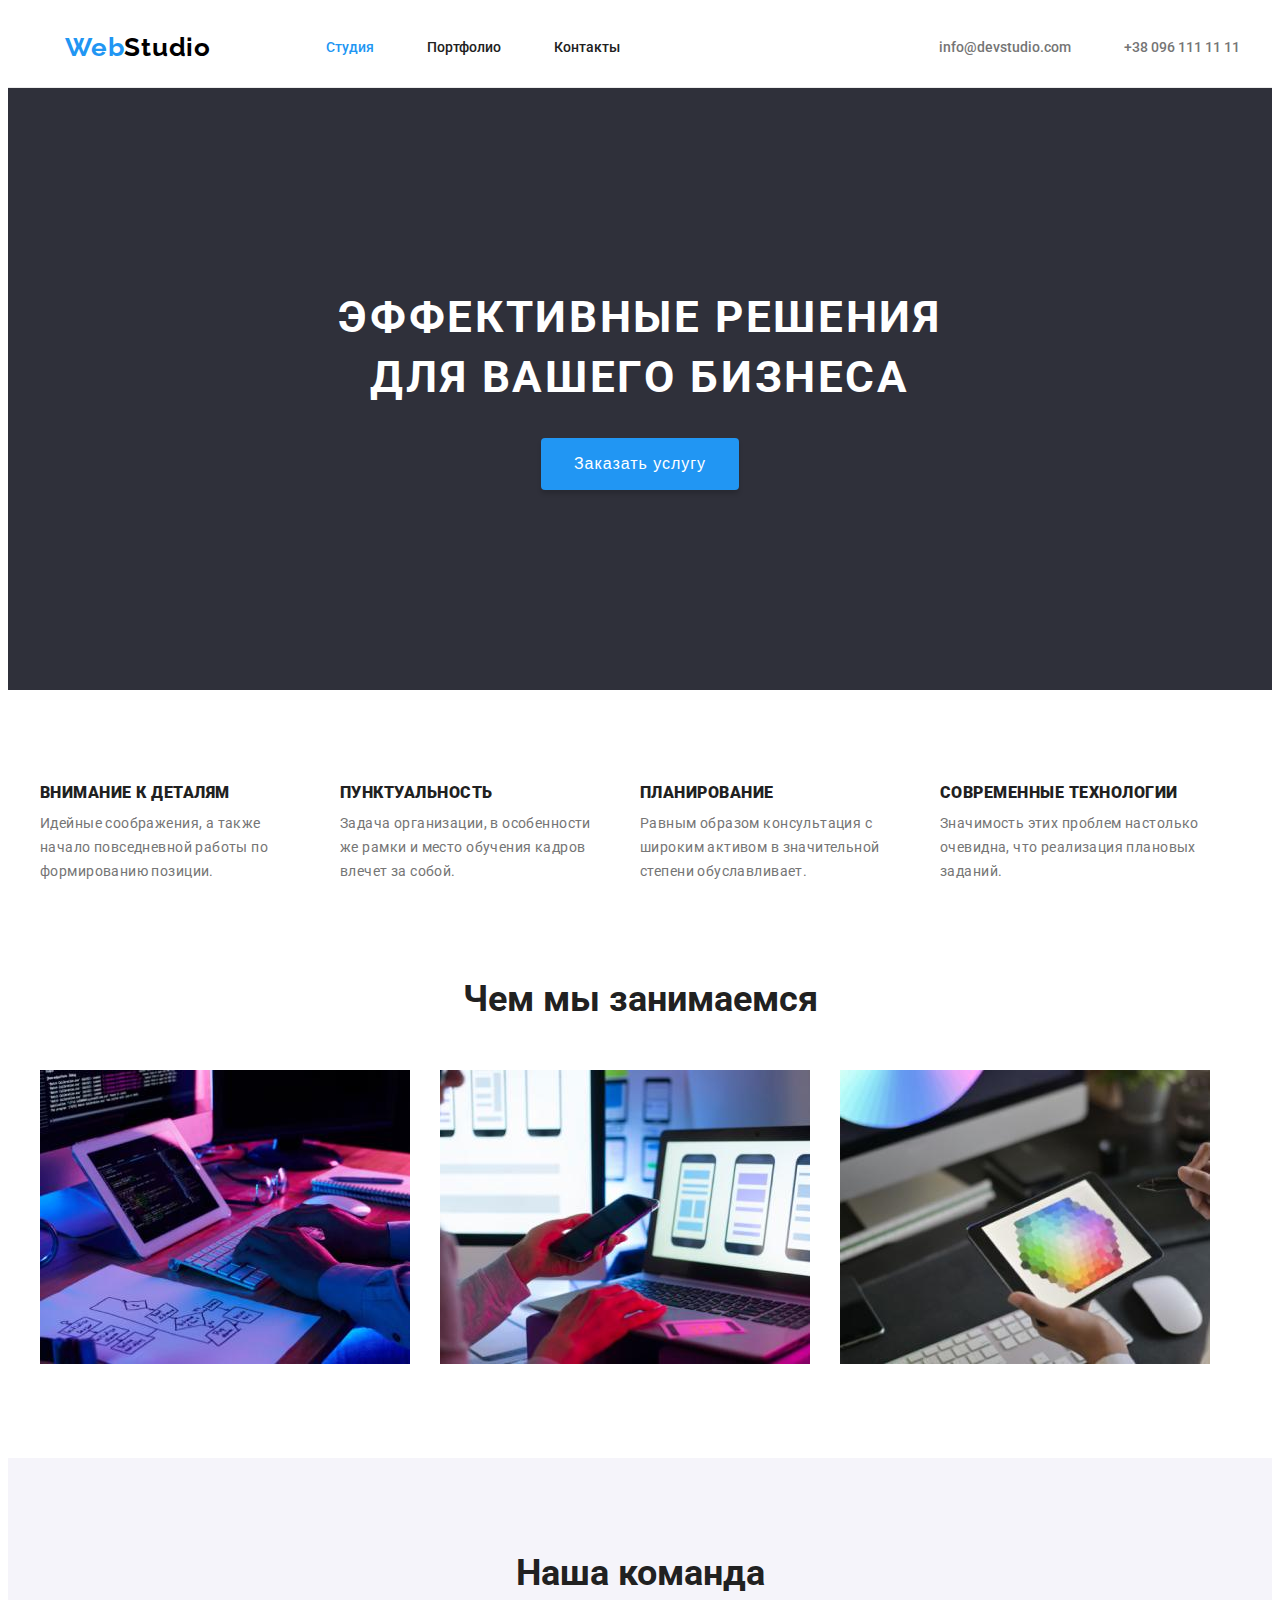
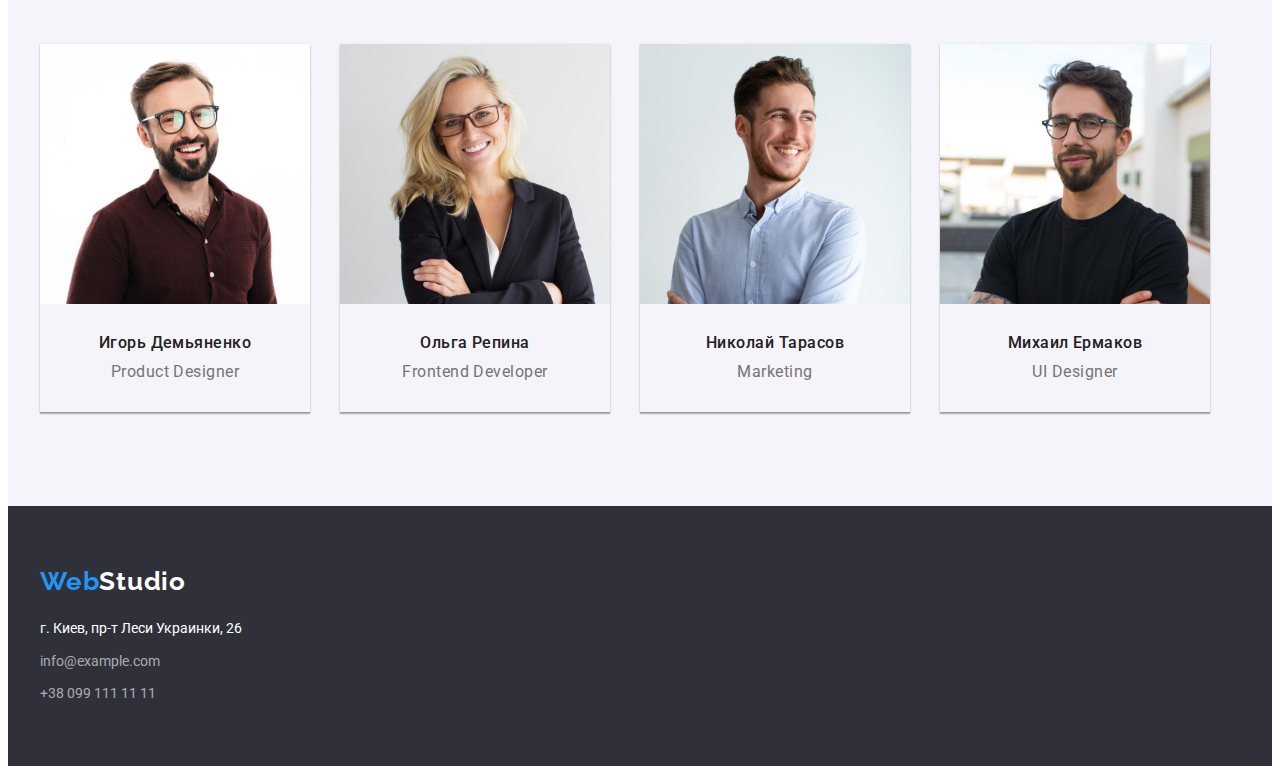
<file: index.html>
<!DOCTYPE html>
<html lang="ru">
<head>
    <meta charset="UTF-8">
    <meta http-equiv="X-UA-Compatible" content="IE=edge">
    <meta name="viewport" content="width=device-width, initial-scale=1.0">
    <title>Document</title>
    <link rel="preconnect" href="https://fonts.googleapis.com">
    <link rel="preconnect" href="https://fonts.gstatic.com" crossorigin>
    <link href="https://fonts.googleapis.com/css2?family=Raleway:wght@700&family=Roboto:wght@400;500;700;900&display=swap"
        rel="stylesheet">
    <link rel="stylesheet" href="https://cdnjs.cloudflare.com/ajax/libs/modern-normalize/1.1.0/modern-normalize.min.css"
        integrity="sha512-wpPYUAdjBVSE4KJnH1VR1HeZfpl1ub8YT/NKx4PuQ5NmX2tKuGu6U/JRp5y+Y8XG2tV+wKQpNHVUX03MfMFn9Q=="
        crossorigin="anonymous" referrerpolicy="no-referrer" />
    <link rel="stylesheet" href="./css/styles.css">
</head>
    <body>
    <header class="cap">
            <div class="container header-container">
                <nav class="header-navigation">
                    <a class="whole-logo logo logo-black" href="/"><span class=" logo logo-konstant ">Web</span>Studio</a>
                
                    <ul class="nav-list">
                        <li class="nav"><a href="" class="nav-items active">Студия</a></li>
                        <li class="nav"><a href="./portfolio.html" class="nav-items">Портфолио</a></li>
                        <li class="nav"><a href="" class="nav-items">Контакты</a></li>
                    </ul>
                </nav>
                
                <ul class="nav-list connect">
                    <li class="nav-connect"><a href="mailto:info@devstudio.com" class="nav-items mail-tel">info@devstudio.com</a></li>
                    <li class="nav-connect"><a href="tel:+380961111111" class="nav-items mail-tel">+38 096 111 11 11</a></li>
                </ul>
                
                
            </div>
        </header>

        <main>
            <section class="hero">
                <div class="container">
                    <h1 class="hero-title">эффективные решения для вашего бизнеса</h1>
                    <button type="button" class="hero-button">Заказать услугу</button>
                </div>
            </section>
            
            <section class="section">
                <div class="container">
                    <h2 class="visually-hidden">Наши преимущества</h2>
                    <ul class="benefits-list">
                        <li class="benefits-item">
                            <h3 class="benefits"><b>Внимание к деталям</b></h3>
                            <p class="description-of-benefits">Идейные соображения, а также начало повседневной работы по формированию
                                позиции.</p>
                        </li>
                    
                        <li class="benefits-item">
                            <h3 class="benefits"><b>Пунктуальность</b></h3>
                            <p class="description-of-benefits">Задача организации, в особенности же рамки и место обучения кадров влечет за
                                собой.</p>
                        </li>
                    
                        <li class="benefits-item">
                            <h3 class="benefits"><b>Планирование</b></h3>
                            <p class="description-of-benefits">Равным образом консультация с широким активом в значительной степени
                                обуславливает.</p>
                        </li>
                    
                        <li class="benefits-item">
                            <h3 class="benefits"><b>Современные технологии</b></h3>
                            <p class="description-of-benefits">Значимость этих проблем настолько очевидна, что реализация плановых заданий.
                            </p>
                        </li>
                    </ul>
                </div>
            </section>

            <section class="section work">
                <div class="container">
                    <h2 class="section-header heading">Чем мы занимаемся</h2>
                        <ul class="work-list">
                            <li class="work-item"><img src="./img/img1.jpg" alt="Набор кода" width="370"></li>
                            <li class="work-item"><img src="./img/img2.jpg" alt="Работа с приложениями" width="370"></li>
                            <li class="work-item"><img src="./img/img3.jpg" alt="Выбор цветовой гаммы" width="370"></li>
                        </ul>
                </div>
            </section>

            <section class="section-team section">
                <div class="container">
                    <h2 class="section-header">Наша команда</h2>
                    <ul class="team-list">
                        <li class="team-item">
                            <img src="./img/1.jpg" alt="Игорь Демьяненко" width="270" class="team-img">
                            <div class="description">
                                <h3 class="full-name">Игорь Демьяненко</h3>
                                <p lang="en" class="profession">Product Designer</p>
                            </div>
                        </li>
                    
                        <li class="team-item">
                            <img src="./img/2.jpg" alt="Ольга Репина" width="270" class="team-img">
                            <div class="description">
                                <h3 class="full-name">Ольга Репина</h3>
                                <p lang="en" class="profession">Frontend Developer</p>
                            </div>
                        </li>
                    
                        <li class="team-item">
                            <img src="./img/3.jpg" alt="Николай Тарасов" width="270" class="team-img">
                            <div class="description">
                                <h3 class="full-name">Николай Тарасов</h3>
                                <p lang="en" class="profession">Marketing</p>
                            </div>
                        </li>
                    
                        <li class="team-item">
                            <img src="./img/4.jpg" alt="Михаил Ермаков" width="270" class="team-img">
                            <div class="description">
                                <h3 class="full-name">Михаил Ермаков</h3>
                                <p lang="en" class="profession">UI Designer</p>
                            </div>
                        </li>
                    </ul>
                </div>
            </section>            
        </main>
        <footer class="basement">
            <div class="container footer-container">
                <a class="logo logo-white" href="/"><span class="logo logo-konstant">Web</span>Studio</a>
                <address>
                    <ul class="footer-list">
                        <li class="basement-item">г. Киев, пр-т Леси Украинки, 26</li>
                        <li class="basement-item"><a href="mailto:info@example.com" class="basement-item link ">info@example.com</a></li>
                        <li class="basement-item"><a href="tel:+380991111111" class="basement-item link">+38 099 111 11 11</a></li>
                    </ul>
                </address>
            </div>
        </footer>
    </body>
</html>
</file>
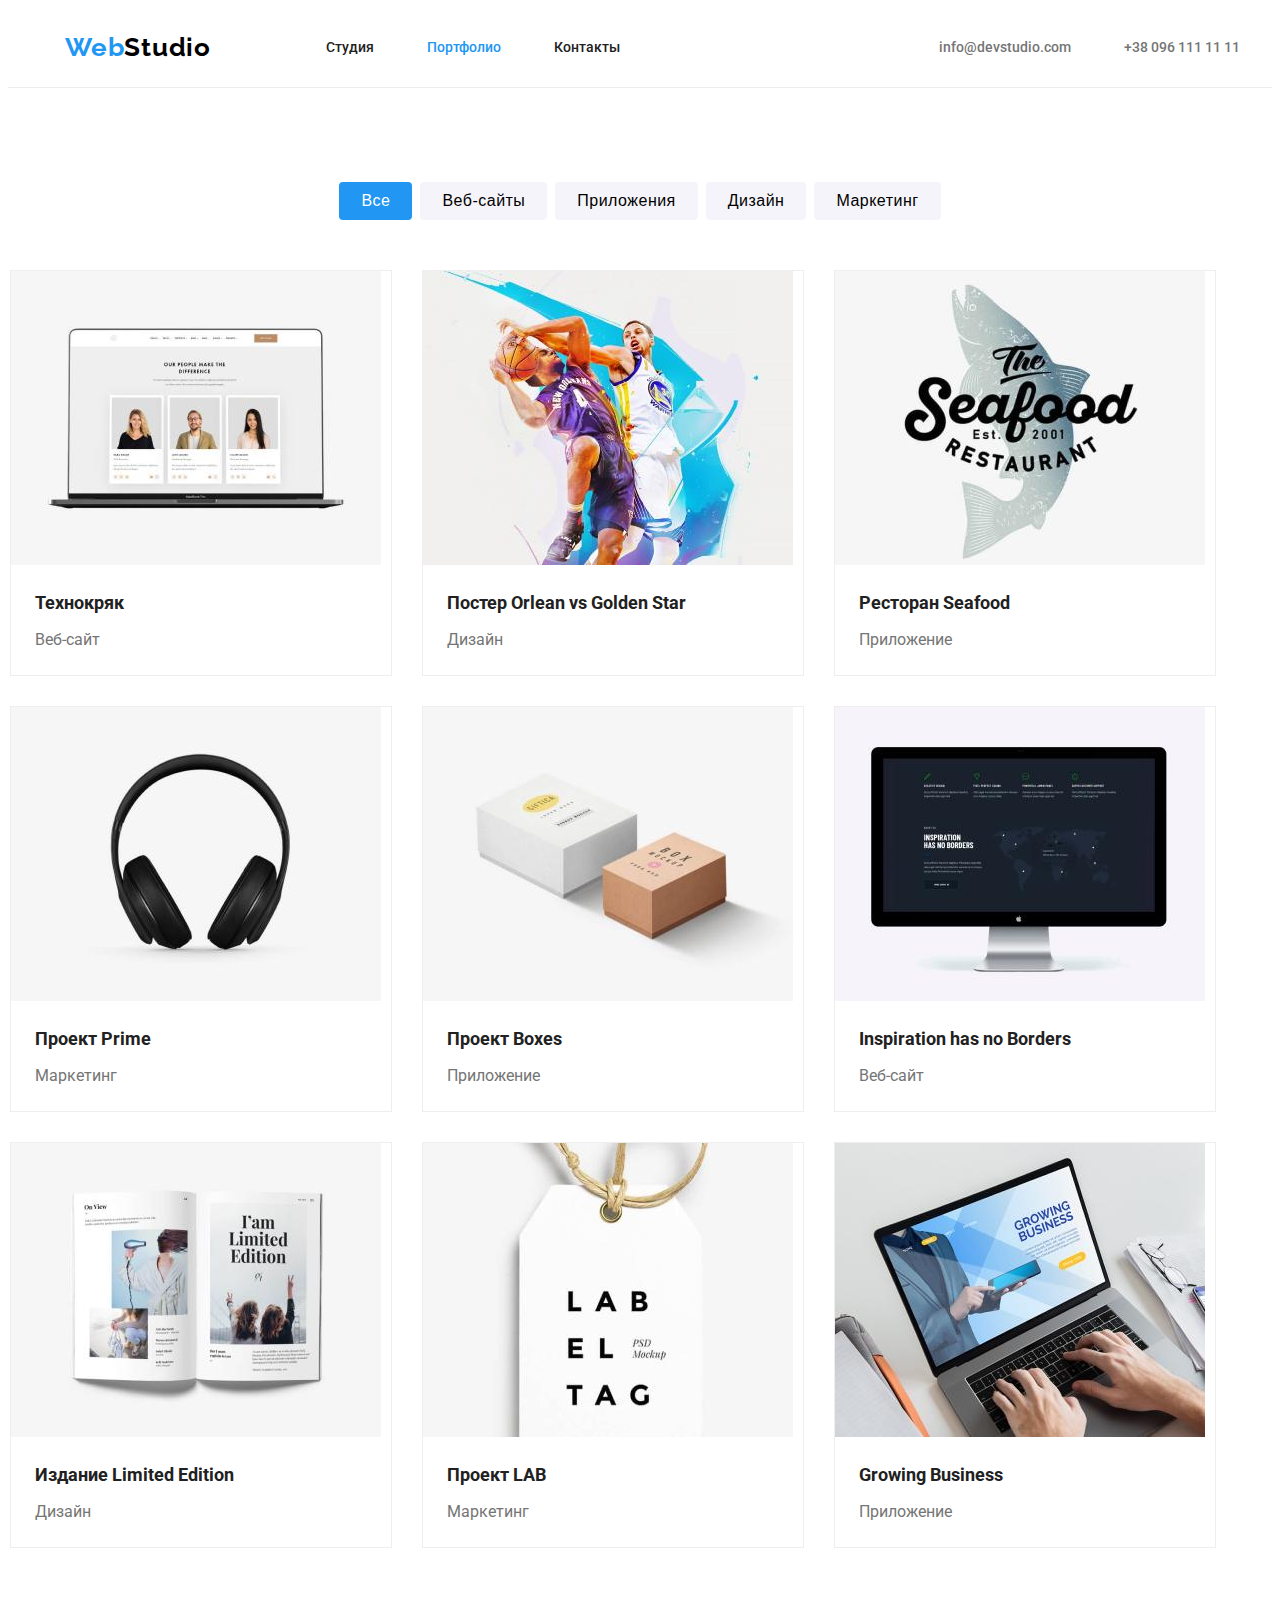
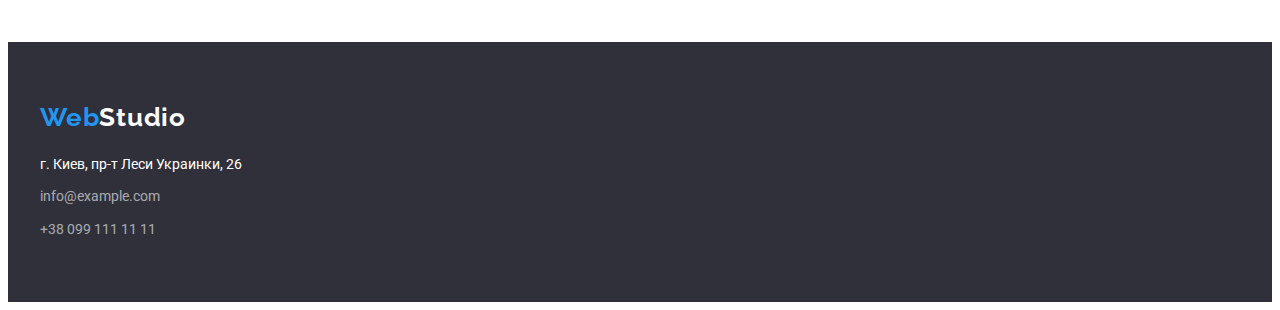
<file: portfolio.html>
<!DOCTYPE html>
<html lang="ru">
<head>
    <meta charset="UTF-8">
    <meta http-equiv="X-UA-Compatible" content="IE=edge">
    <meta name="viewport" content="width=device-width, initial-scale=1.0">
    <title>Document</title>
    <link rel="preconnect" href="https://fonts.googleapis.com">
    <link rel="preconnect" href="https://fonts.gstatic.com" crossorigin>
    <link href="https://fonts.googleapis.com/css2?family=Raleway:wght@700&family=Roboto:wght@400;500;700;900&display=swap"
    rel="stylesheet">
    <link rel="stylesheet" href="https://cdnjs.cloudflare.com/ajax/libs/modern-normalize/1.1.0/modern-normalize.min.css"
        integrity="sha512-wpPYUAdjBVSE4KJnH1VR1HeZfpl1ub8YT/NKx4PuQ5NmX2tKuGu6U/JRp5y+Y8XG2tV+wKQpNHVUX03MfMFn9Q=="
        crossorigin="anonymous" referrerpolicy="no-referrer" />
    <link rel="stylesheet" href="./css/styles.css">
</head>
<body>
    <header class="cap">
        <div class="container header-container">
            <nav class="header-navigation">
                <a class="whole-logo logo logo-black" href="/"><span class="logo logo-konstant">Web</span>Studio</a>
            
                <ul class="nav-list">
                    <li class="nav"><a href="./index.html" class="nav-items">Студия</a></li>
                    <li class="nav"><a href="" class="nav-items active">Портфолио</a></li>
                    <li class="nav"><a href="" class="nav-items">Контакты</a></li>
                </ul>
            </nav>
            
            <ul class="nav-list connect">
                <li class="nav-connect"><a href="mailto:info@devstudio.com" class="nav-items mail-tel">info@devstudio.com</a></li>
                <li class="nav-connect"><a href="tel:+380961111111" class="nav-items mail-tel">+38 096 111 11 11</a></li>
            </ul>
        </div>
    </header>
    <main>
        <section class="section">
            <div class="container">
                <h1 class="visually-hidden">Портфолио нашей веб-студии</h1>
                <ul class="portfolio-btn">
                    <li class="btn-item"><button type="button" class="button cursor active-btn">Все</button></li>
                    <li class="btn-item"><button type="button" class="button cursor">Веб-сайты</button></li>
                    <li class="btn-item"><button type="button" class="button cursor">Приложения</button></li>
                    <li class="btn-item"><button type="button" class="button cursor">Дизайн</button></li>
                    <li class="btn-item"><button type="button" class="button cursor">Маркетинг</button></li>
                </ul>
                <ul class="portfolio-card">
                    <li class="portfolio-item">
                        <a href="" class="portfolio-link">
                            <img src="./img/portfolio1.jpg" alt="веб-сайт" width="370" class="portfolio-img">
                            <div class="card-content">
                                <h2 class="project-name">Технокряк</h2>
                                <p class="type-project">Веб-сайт</p>
                            </div>
                        </a>
                    </li>
                    <li class="portfolio-item">
                        <a href="" class="portfolio-link">
                            <img src="./img/portfolio2.jpg" alt="баскетболисты" width="370" class="portfolio-img">
                            <div class="card-content">
                                <h2 class="project-name">Постер<span lang="en"> Orlean vs Golden Star</span> </h2>
                                <p class="type-project">Дизайн</p>
                            </div>
                        </a>
                    </li>
                    <li class="portfolio-item">
                        <a href="" class="portfolio-link">
                            <img src="./img/portfolio3.jpg" alt="логотип ресторана с рыбкой" width="370" class="portfolio-img">
                            <div class="card-content">
                                <h2 class="project-name">Ресторан<span lang="en"> Seafood</span> </h2>
                                <p class="type-project">Приложение</p>
                            </div>
                        </a>
                    </li>
                    <li class="portfolio-item">
                        <a href="" class="portfolio-link">
                            <img src="./img/portfolio4.jpg" alt="наушники" width="370" class="portfolio-img">
                            <div class="card-content">
                                <h2 class="project-name">Проект<span lang="en"> Prime</span> </h2>
                                <p class="type-project">Маркетинг</p>
                            </div>
                        </a>
                    </li>
                    <li class="portfolio-item">
                        <a href="" class="portfolio-link">
                            <img src="./img/portfolio5.jpg" alt="две коробки" width="370" class="portfolio-img">
                            <div class="card-content">
                                <h2 class="project-name">Проект<span lang="en"> Boxes</span> </h2>
                                <p class="type-project">Приложение</p>
                            </div>
                        </a>
                    </li>
                    <li class="portfolio-item">
                        <a href="" class="portfolio-link">
                            <img src="./img/portfolio6.jpg" alt="включенный монитор" width="370" class="portfolio-img">
                            <div class="card-content">
                                <h2 class="project-name"><span lang="en">Inspiration has no Borders</span> </h2>
                                <p class="type-project">Веб-сайт</p>
                            </div>
                        </a>
                    </li>
                    <li class="portfolio-item">
                        <a href="" class="portfolio-link">
                            <img src="./img/portfolio7.jpg" alt="журнал" width="370" class="portfolio-img">
                            <div class="card-content">
                                <h2 class="project-name">Издание<span lang="en"> Limited Edition</span> </h2>
                                <p class="type-project">Дизайн</p>
                            </div>
                        </a>
                    </li>
                    <li class="portfolio-item">
                        <a href="" class="portfolio-link">
                            <img src="./img/portfolio8.jpg" alt="ярлык" width="370" class="portfolio-img">
                            <div class="card-content">
                                <h2 class="project-name">Проект<span lang="en"> LAB</span> </h2>
                                <p class="type-project">Маркетинг</p>
                            </div>
                        </a>
                    </li>
                    <li class="portfolio-item">
                        <a href="" class="portfolio-link">
                            <img src="./img/portfolio9.jpg" alt="включенный ноутбук" width="370" class="portfolio-img">
                            <div class="card-content">
                                <h2 class="project-name"><span lang="en">Growing Business</span> </h2>
                                <p class="type-project">Приложение</p>
                            </div>
                        </a>
                    </li>
                </ul>
            </div>
        </section>
    </main>
    <footer class="basement">
        <div class="container footer-container">
            <a class="logo logo-white" href="/"><span class="logo logo-konstant">Web</span>Studio</a>
            <address>
                <ul class="footer-list">
                    <li class="basement-item">г. Киев, пр-т Леси Украинки, 26</li>
                    <li class="basement-item"><a href="mailto:info@example.com" class="basement-item link ">info@example.com</a>
                    </li>
                    <li class="basement-item"><a href="tel:+380991111111" class="basement-item link">+38 099 111 11 11</a></li>
                </ul>
            </address>
        </div>
    </footer>
</body>
</html>
</file>
<file: css/styles.css>
body {
  background-color: #ffffff;
  color: #212121;
  font-family: "Roboto", sans-serif;
  font-style: normal;
  letter-spacing: normal;
  font-size: 14px;
}

:root {
  --brand-color: #2196f3;
  --paragraphs-mail-tel: #757575;
  --hero-background-color: #2f303a;
  --white-font: #ffffff;
  --footer-background-color: #2f303a;
  --logo-black: #000000;
  --bgr-button-sectionteam: #f5f4fa;
  --main-font-color: #212121;
  --footer-tel-mail: rgba(255, 255, 255, 0.6);
  --portfolio-card-gap: 30px;
}

p,
h1,
h2,
h3,
h4,
h5,
h6 {
  margin: 0;
}

ul {
  margin: 0;
  padding: 0;
}

li {
  list-style-type: none;
}

img {
  display: block;
  max-width: 1000%;
  height: auto;
}

.container {
  width: 1200px;
  padding-left: 15px;
  padding-right: 15px;
  margin: 0 auto;
  text-align: center;
}

.section {
  padding-top: 94px;
  padding-bottom: 94px;
}

/*ЛОГОТИП*/

.logo-konstant {
  color: var(--brand-color);
}
.logo-black {
  color: var(--logo-black);
}
.logo-white {
  color: var(--white-font);
}
.logo {
  font-family: Raleway;
  font-style: normal;
  font-weight: bold;
  font-size: 26px;
  line-height: 1.19;
  text-decoration: none;
  letter-spacing: 0.03em;
}
.whole-logo {
  margin-right: 90px;
  padding: 24px 25px;
}

/*ШАПКА САЙТА*/

.cap {
  background-color: var(--white-font);
  border-bottom: 1px solid #ececec;
}

.header-container {
  display: flex;
  align-items: center;
}

.nav-list {
  display: flex;
  align-items: center;
}
.connect {
  margin-left: auto;
}
.header-navigation {
  display: flex;
}

.nav-items {
  color: var(--main-font-color);
  font-weight: 500;
  line-height: 1.14;
  text-decoration: none;
}

.nav:not(:last-child) {
  margin-right: 53px;
}

.nav-connect:not(:last-child) {
  margin-right: 53px;
}

.nav-items:hover,
.nav-items:focus {
  color: var(--brand-color);
}

.active {
  color: var(--brand-color);
}

.mail-tel {
  color: var(--paragraphs-mail-tel);
}

.mail-tel:hover {
  color: var(--brand-color);
}

/*ГЕРОЙ СТУДИИ*/

.hero {
  background-color: var(--hero-background-color);

  padding-left: 0;
  padding-right: 0;
  padding-top: 200px;
  padding-bottom: 200px;

  text-align: center;
}

.hero-title {
  color: var(--white-font);

  margin-left: auto;
  margin-right: auto;
  text-transform: uppercase;
  width: 696px;

  font-size: 44px;
  line-height: 1.36;
  text-align: center;
  letter-spacing: 0.06em;
}

.hero-button {
  border-radius: 4px;
  border: 1px solid transparent;
  cursor: pointer;
  box-shadow: 0px 4px 4px rgba(0, 0, 0, 0.15);

  background-color: var(--brand-color);
  color: var(--white-font);

  margin-top: 30px;
  padding: 10px 32px;
  align-items: center;

  font-size: 16px;
  line-height: 1.87;
  text-align: center;
  letter-spacing: 0.06em;
}

/*ПРЕИМУЩЕСТВА*/

.benefits {
  font-weight: bold;
  line-height: 1.14;
  text-transform: uppercase;
  letter-spacing: 0.03em;
  margin-bottom: 10px;
}

.benefits-list {
  display: flex;
  flex-basis: calc(100% / 4);
  text-align: left;
}

.benefits-item:not(:last-child) {
  margin-right: 30px;
}

.benefits-item {
  width: 270px;
}

.description-of-benefits {
  line-height: 1.71;
  color: var(--paragraphs-mail-tel);
  letter-spacing: 0.03em;
}

/* ЧЕМ МЫ ЗАНИМАЕМСЯ */

.heading {
  margin-bottom: 50px;
}

.work {
  padding-top: 0px;
}

.work-list {
  display: flex;

  text-align: center;
  margin-left: auto;
  margin-right: auto;
}

.work-item:not(:last-child) {
  margin-right: 30px;
}

/*НАША КОМАНДИЯ (СТУДИЯ)*/

.section-team {
  background-color: var(--bgr-button-sectionteam);
}

.section-header {
  font-weight: bold;
  font-size: 36px;
  line-height: 1.17;
  margin-bottom: 50px;
}

.team-list {
  display: flex;
}

.team-item {
  width: 270px;
  box-shadow: 0px 1px 3px rgba(0, 0, 0, 0.12), 0px 1px 1px rgba(0, 0, 0, 0.14),
    0px 2px 1px rgba(0, 0, 0, 0.2);
}

.team-item:not(:last-child) {
  margin-right: 30px;
}

.team-img {
  display: block;
  max-width: 100%;
  height: auto;
}

.description {
  padding-top: 30px;
  padding-bottom: 30px;
}

.full-name {
  color: var(--main-font-color);
  font-weight: 500;
  font-size: 16px;
  line-height: 1.18;
  margin-bottom: 10px;
  letter-spacing: 0.03em;
}
.profession {
  font-size: 16px;
  line-height: 1.18;
  color: var(--paragraphs-mail-tel);

  letter-spacing: 0.03em;
}

/*КНОПКИ ПОРТФОЛИО*/

.button {
  background-color: var(--bgr-button-sectionteam);

  font-weight: 500;
  font-size: 16px;
  line-height: 1.62;
  letter-spacing: 0.03em;

  padding: 6px 22px;

  border-style: none;
  border-radius: 4px;
}

.cursor {
  cursor: pointer;
}

.button:hover,
.button:focus {
  background-color: var(--brand-color);
  color: var(--white-font);
}

.active-btn {
  background-color: var(--brand-color);
  color: var(--white-font);
}

.portfolio-btn {
  display: flex;
  margin-left: auto;
  margin-right: auto;
  justify-content: center;
  margin-bottom: 50px;
}

.btn-item:not(:last-child) {
  margin-right: 8px;
}

/*КАРТОЧКИ ПОРТФОЛИО*/

.portfolio-card > .portfolio-item {
  flex-basis: calc(100% / 3 - var(--portfolio-card-gap));
  margin-left: var(--portfolio-card-gap);
  margin-top: var(--portfolio-card-gap);
  border: 1px solid #eeeeee;
}

.portfolio-card {
  display: flex;
  flex-wrap: wrap;
  margin-left: calc(-1 * var(--portfolio-card-gap));
}

.portfolio-item:nth-child(3n + 1) {
  margin-left: 0px;
}

.portfolio-item:nth-child(-n + 3) {
  margin-top: 0px;
}

.card-content {
  padding: 20px 24px;
  text-align: left;
}

.project-name {
  font-weight: bold;
  font-size: 18px;
  line-height: 2;
  color: var(--main-font-color);

  margin-bottom: 4px;
}

.type-project {
  font-size: 16px;
  line-height: 1.87;
  color: var(--paragraphs-mail-tel);
}

/* ФУТЕР */

.footer-container {
  text-align: left;
}

.footer-list {
  margin-top: 20px;
}

.basement {
  background-color: var(--footer-background-color);
  padding-top: 60px;
  padding-bottom: 60px;
}

.basement-item {
  color: var(--white-font);
  line-height: 1.7;
  font-style: normal;
}

.basement-item:not(:last-child) {
  margin-bottom: 9px;
}

.basement-item:hover {
  color: var(--brand-color);
}

.link {
  color: var(--footer-tel-mail);
  text-decoration: none;
}

/*ДРУГИЕ СВОЙСТВА*/

.visually-hidden {
  position: absolute;
  clip: rect(0 0 0 0);
  width: 1px;
  height: 1px;
  margin: -1px;
  border: 0;
  padding: 0;
  overflow: hidden;
}
.portfolio-link {
  text-decoration: none;
}
</file>
